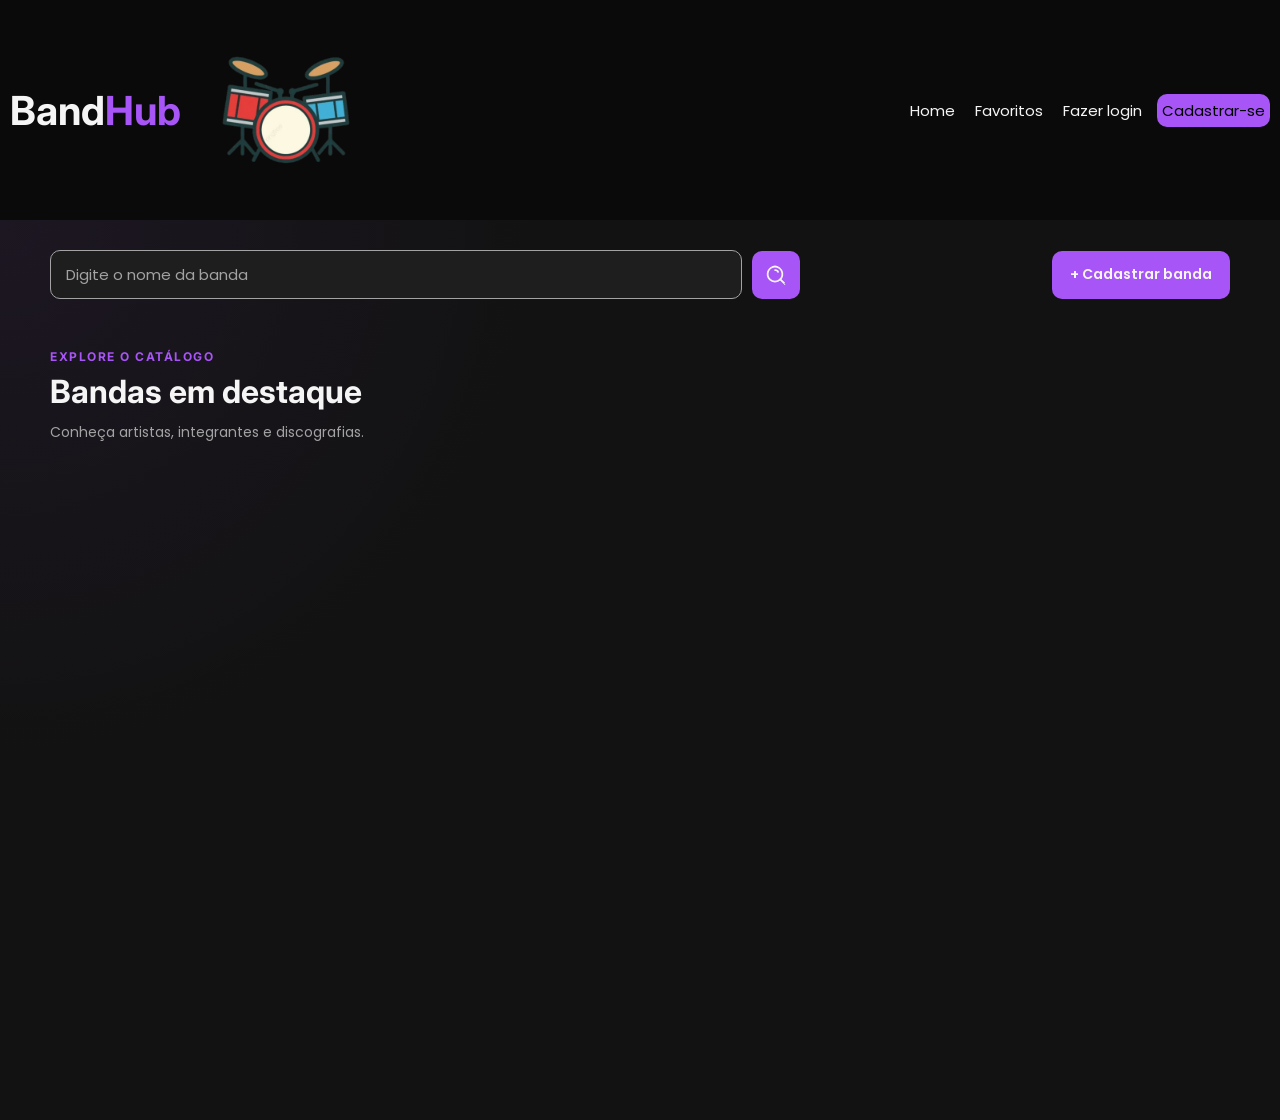
<file: codigo/index.html>
<!DOCTYPE html>
<html lang="pt-BR">

<head>
    <meta charset="UTF-8">
    <meta name="viewport" content="width=device-width, initial-scale=1.0">

    <title>BandHub</title>

    <link rel="stylesheet" href="public/assets/css/style.css">
    <link rel="stylesheet" href="public/assets/css/pages/index.css">

    <script type="module" src="public/assets/js/script.js"></script>
    <script type="module" src="public/assets/js/pages/index.js"></script>
</head>

<body>

    <header data-component="header-base"></header>

    <main class="pagina-inicial">

        <section class="area-pesquisa" aria-label="Pesquisar bandas">

            <div class="pesquisa-container">
                <input class="pesquisa" id="pesquisa-banda" type="search" placeholder="Digite o nome da banda"
                    aria-label="Pesquisar banda">

                <button class="pesquisa-botao" type="button" aria-label="Buscar banda">
                    <svg class="pesquisa-svg" viewBox="0 -0.5 25 25" fill="none" xmlns="http://www.w3.org/2000/svg"
                        aria-hidden="true">
                        <path
                            d="M7.30524 15.7137C6.4404 14.8306 5.85381 13.7131 5.61824 12.4997C5.38072 11.2829 5.50269 10.0233 5.96924 8.87469C6.43181 7.73253 7.22153 6.75251 8.23924 6.05769C10.3041 4.64744 13.0224 4.64744 15.0872 6.05769C16.105 6.75251 16.8947 7.73253 17.3572 8.87469C17.8238 10.0233 17.9458 11.2829 17.7082 12.4997C17.4727 13.7131 16.8861 14.8306 16.0212 15.7137C14.8759 16.889 13.3044 17.5519 11.6632 17.5519C10.0221 17.5519 8.45059 16.889 7.30524 15.7137Z"
                            stroke="currentColor" stroke-width="1.5" stroke-linecap="round" stroke-linejoin="round">
                        </path>

                        <path
                            d="M11.6702 7.20292C11.2583 7.24656 10.9598 7.61586 11.0034 8.02777C11.0471 8.43968 11.4164 8.73821 11.8283 8.69457L11.6702 7.20292ZM13.5216 9.69213C13.6831 10.0736 14.1232 10.2519 14.5047 10.0904C14.8861 9.92892 15.0644 9.4888 14.9029 9.10736L13.5216 9.69213ZM16.6421 15.0869C16.3492 14.7943 15.8741 14.7947 15.5815 15.0879C15.2888 15.381 15.2893 15.8559 15.5824 16.1485L16.6421 15.0869ZM18.9704 19.5305C19.2637 19.2369 19.7386 19.2365 20.0313 19.5296C20.3239 19.8227 20.3233 20.297 20.0301 20.5896L18.9704 19.5305ZM11.8283 8.69457C12.5508 8.61801 13.2384 9.02306 13.5216 9.69213L14.9029 9.10736C14.3622 7.83005 13.0496 7.05676 11.6702 7.20292L11.8283 8.69457ZM15.5824 16.1485L18.9704 19.5305L20.0301 18.4689L16.6421 15.0869L15.5824 16.1485Z"
                            fill="currentColor"></path>
                    </svg>
                </button>
            </div>

            <a class="cadastrar-banda" href="public/modules/cadastroBanda.html">
                + Cadastrar banda
            </a>

        </section>

        <section class="bandas-destaque">
            <div class="bandas-destaque__cabecalho">
                <div>
                    <p class="bandas-destaque__etiqueta">
                        EXPLORE O CATÁLOGO
                    </p>

                    <h1 class="bandas-destaque__titulo">
                        Bandas em destaque
                    </h1>

                    <p class="bandas-destaque__descricao">
                        Conheça artistas, integrantes e discografias.
                    </p>
                </div>
            </div>

            <div class="bandas-destaque__lista" data-type="cardContainer"></div>
        </section>

    </main>

</body>
</html>
</file>
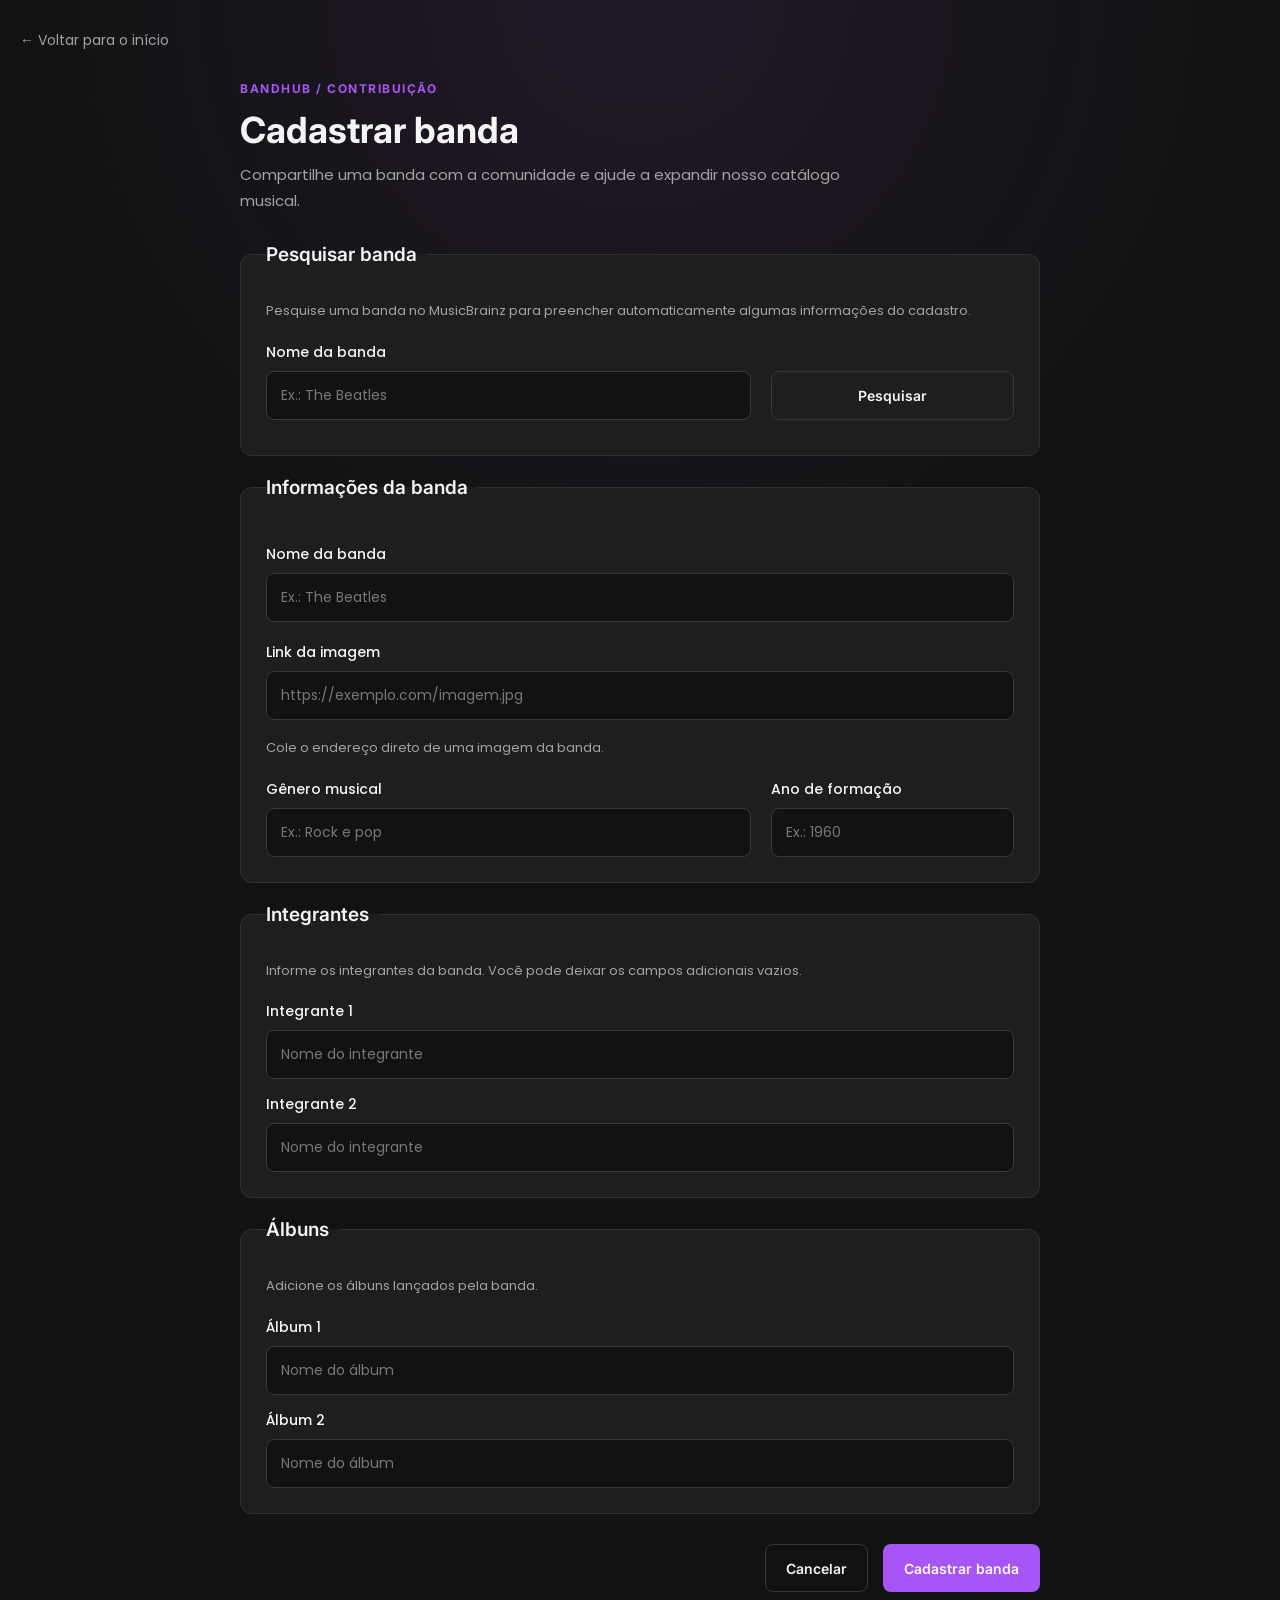
<file: codigo/public/modules/cadastroBanda.html>
<!DOCTYPE html>
<html lang="pt-BR">

<head>
    <meta charset="UTF-8">
    <meta name="viewport" content="width=device-width, initial-scale=1.0">
    <title>Cadastrar banda</title>

    <link rel="stylesheet" href="../assets/css/style.css">
    <link rel="stylesheet" href="../assets/css/pages/cadastroBanda.css">
    <script type="module" defer src="../assets/js/script.js"></script>
    <script type="module" defer src="../assets/js/pages/cadastroBanda.js"></script>
</head>

<body>

    <main class="cadastro-banda">
        <a href="../../index.html" class="cadastro-banda__voltar">
            &larr; Voltar para o início
        </a>

        <section class="cadastro-banda__conteudo">

            <header class="cadastro-banda__cabecalho">
                <span class="cadastro-banda__etiqueta">BANDHUB / CONTRIBUIÇÃO</span>
                <h1 class="cadastro-banda__titulo">Cadastrar banda</h1>
                <p class="cadastro-banda__descricao">
                    Compartilhe uma banda com a comunidade e ajude a expandir
                    nosso catálogo musical.
                </p>
            </header>

            <form class="cadastro-banda__formulario">

                <fieldset class="cadastro-banda__secao">
                    <legend class="cadastro-banda__secao-titulo">
                        Pesquisar banda
                    </legend>

                    <p class="cadastro-banda__ajuda">
                        Pesquise uma banda no MusicBrainz para preencher automaticamente
                        algumas informações do cadastro.
                    </p>

                    <div class="cadastro-banda__campo">
                        <label for="pesquisa-artista">Nome da banda</label>

                        <div class="cadastro-banda__linha">
                            <input type="search" id="pesquisa-artista" placeholder="Ex.: The Beatles">

                            <button type="button" id="botao-pesquisar"
                                class="cadastro-banda__botao cadastro-banda__botao--secundario">
                                Pesquisar
                            </button>
                        </div>
                    </div>

                    <p id="mensagem-pesquisa" class="cadastro-banda__ajuda" aria-live="polite"></p>

                    <div id="resultados-pesquisa"></div>
                </fieldset>

                <fieldset class="cadastro-banda__secao">
                    <legend class="cadastro-banda__secao-titulo">
                        Informações da banda
                    </legend>

                    <div class="cadastro-banda__campo">
                        <label for="nome">Nome da banda</label>
                        <input type="text" id="nome" name="nome" placeholder="Ex.: The Beatles" required>
                    </div>

                    <div class="cadastro-banda__campo">
                        <label for="imagem">Link da imagem</label>
                        <input type="url" id="imagem" name="imagem" placeholder="https://exemplo.com/imagem.jpg"
                            required>
                        <p class="cadastro-banda__ajuda">
                            Cole o endereço direto de uma imagem da banda.
                        </p>
                    </div>

                    <div class="cadastro-banda__linha">
                        <div class="cadastro-banda__campo">
                            <label for="generoMusica">Gênero musical</label>
                            <input type="text" id="generoMusica" name="generoMusica" placeholder="Ex.: Rock e pop"
                                required>
                        </div>

                        <div class="cadastro-banda__campo">
                            <label for="anoFormacao">Ano de formação</label>
                            <input type="number" id="anoFormacao" name="anoFormacao" placeholder="Ex.: 1960" min="1800"
                                max="2100" required>
                        </div>
                    </div>
                </fieldset>

                <fieldset class="cadastro-banda__secao">
                    <legend class="cadastro-banda__secao-titulo">
                        Integrantes
                    </legend>

                    <p class="cadastro-banda__ajuda">
                        Informe os integrantes da banda. Você pode deixar
                        os campos adicionais vazios.
                    </p>

                    <div class="cadastro-banda__lista" id="integrantes">
                        <div class="cadastro-banda__item">
                            <label for="integrante-1">Integrante 1</label>
                            <input type="text" id="integrante-1" name="integrantes[]" placeholder="Nome do integrante">
                        </div>

                        <div class="cadastro-banda__item">
                            <label for="integrante-2">Integrante 2</label>
                            <input type="text" id="integrante-2" name="integrantes[]" placeholder="Nome do integrante">
                        </div>
                    </div>
                </fieldset>

                <fieldset class="cadastro-banda__secao">
                    <legend class="cadastro-banda__secao-titulo">
                        Álbuns
                    </legend>

                    <p class="cadastro-banda__ajuda">
                        Adicione os álbuns lançados pela banda.
                    </p>

                    <div class="cadastro-banda__lista" id="albuns">
                        <div class="cadastro-banda__item">
                            <label for="album-1">Álbum 1</label>
                            <input type="text" id="album-1" name="albuns[]" placeholder="Nome do álbum">
                        </div>

                        <div class="cadastro-banda__item">
                            <label for="album-2">Álbum 2</label>
                            <input type="text" id="album-2" name="albuns[]" placeholder="Nome do álbum">
                        </div>
                    </div>
                </fieldset>

                <div class="cadastro-banda__acoes">
                    <a href="/index.html" class="cadastro-banda__botao cadastro-banda__botao--secundario">
                        Cancelar
                    </a>

                    <button type="submit" class="cadastro-banda__botao cadastro-banda__botao--principal">
                        Cadastrar banda
                    </button>
                </div>

            </form>
        </section>
    </main>

</body>

</html>
</file>
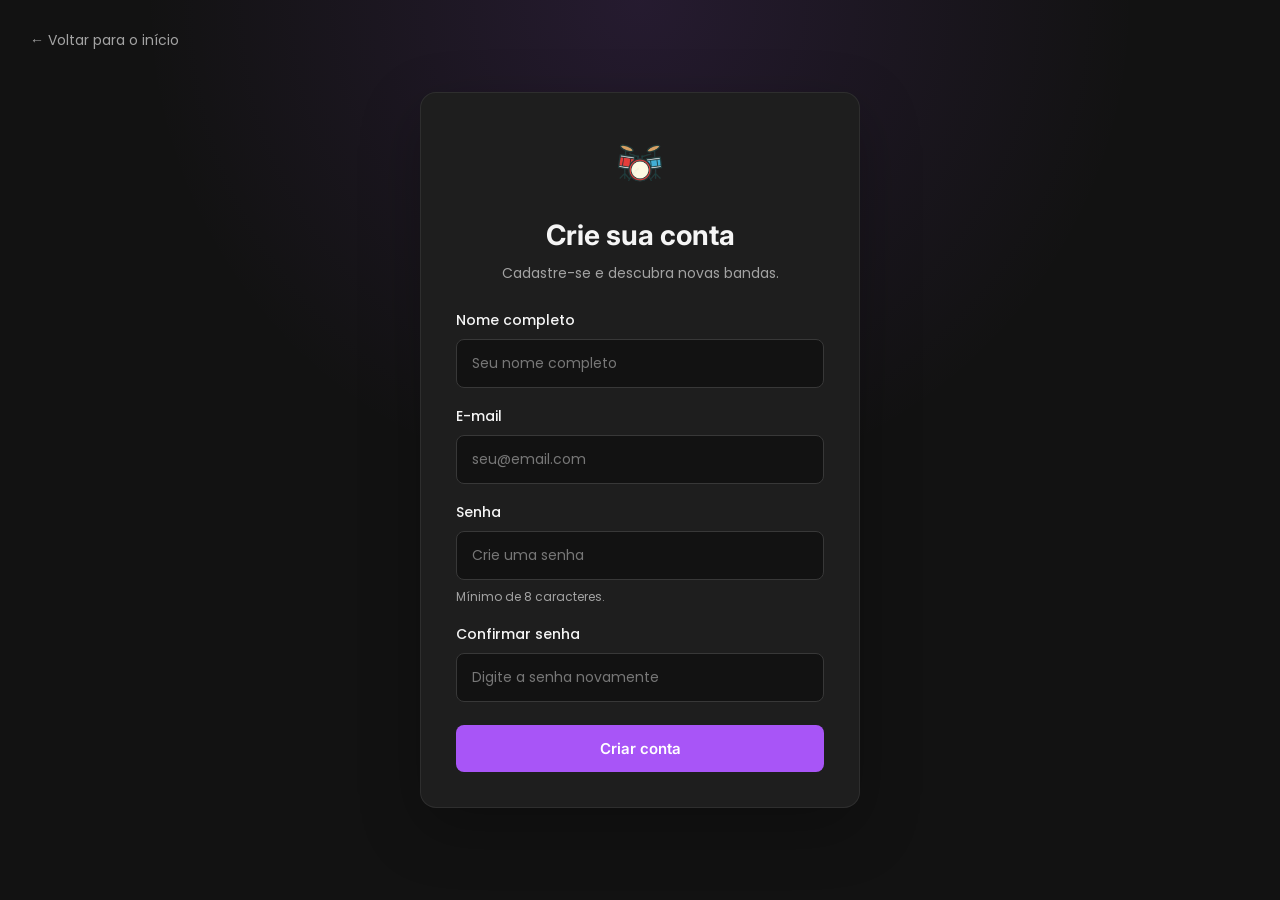
<file: codigo/public/modules/cadastroUsuario.html>
<!DOCTYPE html>
<html lang="pt-BR">

<head>
    <meta charset="UTF-8">
    <meta name="viewport" content="width=device-width, initial-scale=1.0">
    <title>Cadastro</title>

    <link rel="stylesheet" href="../assets/css/style.css">
    <link rel="stylesheet" href="../assets/css/pages/cadastroUsuario.css">
</head>

<body>

    <main class="cadastro">
        <a href="../../index.html" class="cadastro__voltar">
            &larr; Voltar para o início
        </a>

        <section class="cadastro__card">
            <a href="../../index.html" class="cadastro__logo">
                <img src="../assets/images/logo.png" alt="BandHub">
            </a>

            <h1 class="cadastro__titulo">Crie sua conta</h1>
            <p class="cadastro__descricao">
                Cadastre-se e descubra novas bandas.
            </p>

            <form class="cadastro__formulario">
                <div class="cadastro__campo">
                    <label for="nome">Nome completo</label>
                    <input type="text" id="nome" name="nome" placeholder="Seu nome completo" autocomplete="name"
                        required>
                </div>

                <div class="cadastro__campo">
                    <label for="email">E-mail</label>
                    <input type="email" id="email" name="email" placeholder="seu@email.com" autocomplete="email"
                        required>
                </div>

                <div class="cadastro__campo">
                    <label for="senha">Senha</label>
                    <input type="password" id="senha" name="senha" placeholder="Crie uma senha"
                        autocomplete="new-password" minlength="8" required>
                    <span class="cadastro__ajuda">
                        Mínimo de 8 caracteres.
                    </span>
                </div>

                <div class="cadastro__campo">
                    <label for="confirmar-senha">Confirmar senha</label>
                    <input type="password" id="confirmar-senha" name="confirmarSenha"
                        placeholder="Digite a senha novamente" autocomplete="new-password" minlength="8" required>
                </div>

                <button type="submit" class="cadastro__botao">
                    Criar conta
                </button>
            </form>

            <p
</file>
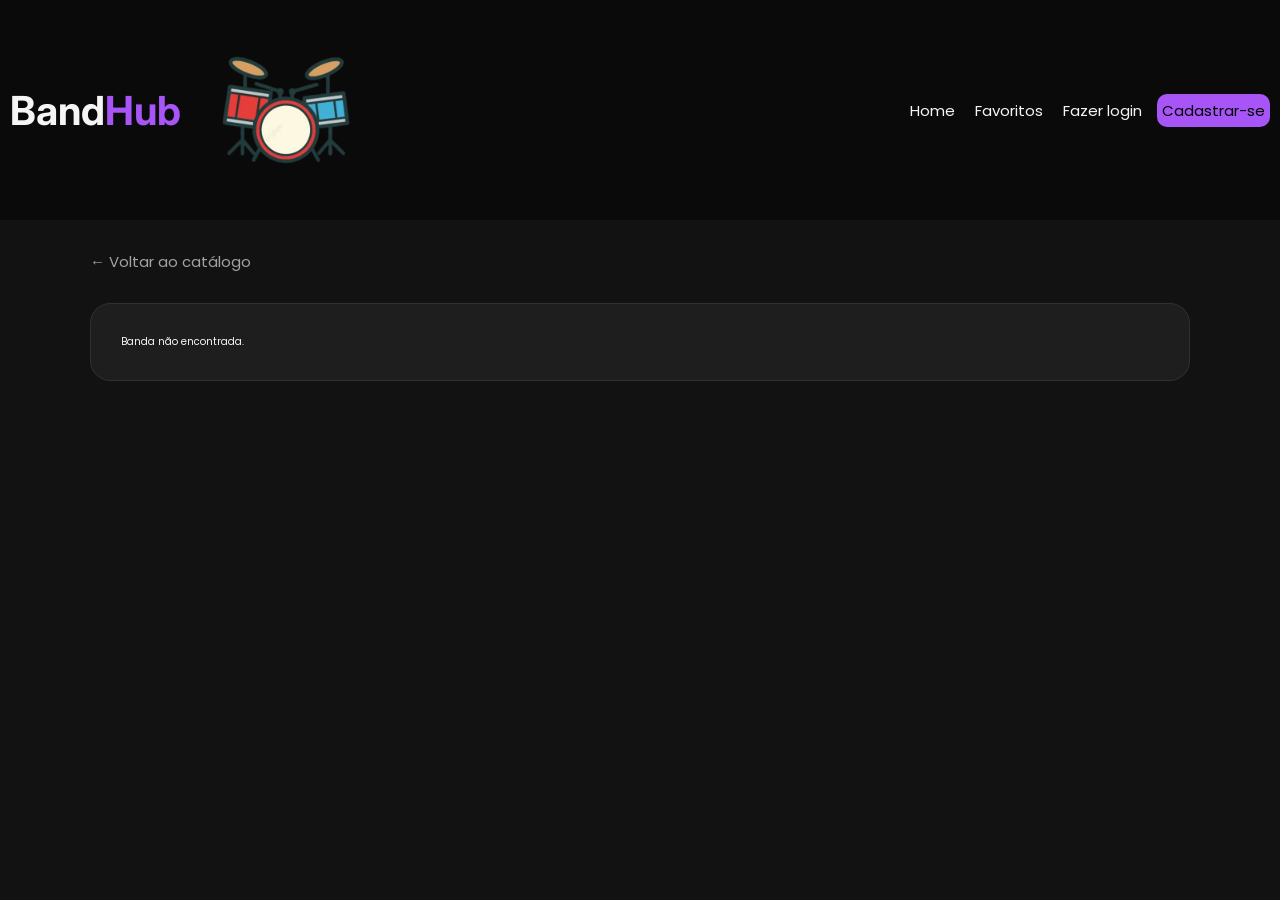
<file: codigo/public/modules/detalhes.html>
<!DOCTYPE html>
<html lang="pt-BR">

<head>
    <meta charset="UTF-8">
    <meta name="viewport" content="width=device-width, initial-scale=1.0">

    <title>Detalhes | BandHub</title>

    <link rel="stylesheet" href="../assets/css/style.css">
    <link rel="stylesheet" href="../assets/css/pages/detalhes.css">

    <script type="module" src="../assets/js/script.js"></script>
    <script type="module" src="../assets/js/pages/detalhes.js"></script>
</head>

<body>

    <header data-component="header-base"></header>

    <main class="detalhes">

        <a class="detalhes__voltar" href="../../index.html">
            ← Voltar ao catálogo
        </a>

        <section class="banda">

            <div class="banda__imagem-container">
                <img class="banda__imagem" id="imagem-banda" src="" alt="">
            </div>

            <div class="banda__informacoes">

                <span class="banda__etiqueta">BANDA EM DESTAQUE</span>

                <h1 class="banda__nome" id="nome-banda"></h1>

                <p class="banda__descricao" id="descricao-banda"></p>

                <div class="banda__dados">

                    <div class="banda__dado">
                        <span class="banda__dado-label">Gênero musical</span>
                        <span class="banda__dado-valor" id="genero-banda"></span>
                    </div>

                    <div class="banda__dado">
                        <span class="banda__dado-label">Ano de formação</span>
                        <span class="banda__dado-valor" id="ano-banda"></span>
                    </div>

                </div>
            </div>

            <a href="#" id="editar-banda" class="detalhes__editar">
                Editar banda
            </a>

            <button type="button" id="excluir-banda" class="detalhes__excluir">
                Excluir banda
            </button>

        </section>

        <section class="secao">

            <div class="secao__cabecalho">
                <span class="secao__subtitulo">QUEM FAZ A MÚSICA</span>
                <h2 class="secao__titulo">Integrantes</h2>
            </div>

            <div class="integrantes" id="lista-integrantes"></div>

        </section>

        <section class="secao">

            <div class="secao__cabecalho">
                <span class="secao__subtitulo">DISCOGRAFIA</span>
                <h2 class="secao__titulo">Álbuns</h2>
            </div>

            <div class="albuns" id="lista-albuns"></div>

        </section>

    </main>

</body>

</html>
</file>
<file: codigo/public/assets/css/style.css>
/* Fontes do Google */
@import url('https://fonts.googleapis.com/css2?family=Inter:wght@400;500;600;700&family=Poppins:wght@400;500;600;700&display=swap');

/* Reset */
@import url('reset.css');

/* Variáveis */
@import url('var.css');

/* base */
@import url(base.css);
/* Componentes */
@import url('components/header_base.css');
@import url(components/card_base.css);
</file>
<file: codigo/public/assets/css/pages/index.css>
.pagina-inicial {
    min-height: 100vh;
    padding: 3rem 5rem 5rem;
    background:
        radial-gradient(circle at top left,
            rgba(168, 85, 247, 0.07),
            transparent 35%),
        var(--fundo);
    color: var(--texto);
}

.area-pesquisa {
    display: flex;
    align-items: center;
    gap: var(--espaco-medio);
    width: 100%;
    margin-bottom: 5rem;
}

.pesquisa-container {
    display: flex;
    align-items: center;
    gap: 1rem;
    width: 70%;
    max-width: 75rem;
    min-width: 0;
}

.pesquisa {
    width: 100%;
    min-width: 0;
    padding: 1.2rem 1.5rem;
    border: 1px solid var(--texto-secundario);
    border-radius: 1rem;
    background-color: var(--card);
    color: var(--texto);
    font-family: var(--font-texto);
    font-size: var(--fonte-media);
    outline: none;
    transition: border-color 0.2s ease,
        box-shadow 0.2s ease;
}

.pesquisa::placeholder {
    color: var(--texto-secundario);
    opacity: 1;
}

.pesquisa:hover,
.pesquisa:focus {
    border-color: var(--destaque);
}

.pesquisa:focus-visible {
    box-shadow: 0 0 0 3px rgba(168, 85, 247, 0.25);
}

.pesquisa-botao {
    display: flex;
    align-items: center;
    justify-content: center;
    flex-shrink: 0;
    width: 4.8rem;
    height: 4.8rem;
    padding: 0;
    border: none;
    border-radius: 1rem;
    background-color: var(--destaque);
    color: var(--texto);
    cursor: pointer;
    transition: background-color 0.2s ease,
        transform 0.2s ease;
}

.pesquisa-svg {
    width: 3rem;
    height: 3rem;
}

.pesquisa-botao:hover {
    background-color: var(--destaque-foco);
    transform: scale(1.05);
}

.pesquisa-botao:focus-visible {
    outline: 2px solid var(--texto);
    outline-offset: 3px;
}


.cadastrar-banda {
    display: inline-flex;
    align-items: center;
    justify-content: center;
    min-height: 4.8rem;
    margin-left: auto;
    padding: 1rem 1.8rem;
    flex-shrink: 0;
    border-radius: 1rem;
    background-color: var(--destaque);
    color: var(--texto);
    font-family: var(--font-texto);
    font-size: 1.4rem;
    font-weight: 600;
    text-decoration: none;
    white-space: nowrap;
    transition: background-color 0.2s ease,
        transform 0.2s ease;
}

.cadastrar-banda:hover {
    background-color: var(--destaque-foco);
    transform: translateY(-2px);
}

.cadastrar-banda:focus-visible {
    outline: 2px solid var(--texto);
    outline-offset: 3px;
}


.bandas-destaque {
    width: 100%;
}

.bandas-destaque__cabecalho {
    display: flex;
    align-items: flex-end;
    justify-content: space-between;
    gap: 2rem;
    margin-bottom: 2.5rem;
}

.bandas-destaque__etiqueta {
    margin-bottom: 0.8rem;
    color: var(--destaque);
    font-family: var(--font-titulo);
    font-size: 1.2rem;
    font-weight: 700;
    letter-spacing: 0.15rem;
}

.bandas-destaque__titulo {
    font-family: var(--font-titulo);
    font-size: 3.2rem;
    font-weight: 700;
}

.bandas-destaque__descricao {
    margin-top: 1rem;
    color: var(--texto-secundario);
    font-family: var(--font-texto);
    font-size: 1.4rem;
    line-height: 1.6;
}


.bandas-destaque__lista {
    display: grid;
    grid-template-columns: repeat(auto-fill, minmax(20rem, 2fr));
    gap: 2rem;
    width: 100%;
}


.pesquisa-container {
    flex: 1;
    width: auto;
}

.filtro-genero {
    display: flex;
    flex-direction: column;
    gap: 0.6rem;
    flex: 0 1 20rem;
    min-width: 16rem;
}

.filtro-genero label {
    color: var(--texto-secundario);
    font-family: var(--font-texto);
    font-size: 1.2rem;
}

.filtro-genero select {
    width: 100%;
    min-height: 4.8rem;
    padding: 1rem 1.2rem;

    border: 1px solid var(--texto-secundario);
    border-radius: 1rem;

    background-color: var(--card);
    color: var(--texto);

    font-family: var(--font-texto);
    font-size: var(--fonte-media);

    cursor: pointer;
    outline: none;
    transition: border-color 0.2s ease,
        box-shadow 0.2s ease;
}

.filtro-genero select:hover,
.filtro-genero select:focus {
    border-color: var(--destaque);
}

.filtro-genero select:focus-visible {
    box-shadow: 0 0 0 3px rgba(168, 85, 247, 0.25);
}


.filtro-ordenacao {
    display: flex;
    flex-direction: column;
    gap: 0.6rem;
    flex: 0 1 20rem;
    min-width: 16rem;
}

.filtro-ordenacao label {
    color: var(--texto-secundario);
    font-family: var(--font-texto);
    font-size: 1.2rem;
}

.filtro-ordenacao select {
    width: 100%;
    min-height: 4.8rem;
    padding: 1rem 1.2rem;

    border: 1px solid var(--texto-secundario);
    border-radius: 1rem;

    background-color: var(--card);
    color: var(--texto);

    font-family: var(--font-texto);
    font-size: var(--fonte-media);

    cursor: pointer;
    outline: none;

    transition: border-color 0.2s ease,
        box-shadow 0.2s ease;
}

.filtro-ordenacao select:hover,
.filtro-ordenacao select:focus {
    border-color: var(--destaque);
}

.filtro-ordenacao select:focus-visible {
    box-shadow: 0 0 0 3px rgba(168, 85, 247, 0.25);
}

.bandas-destaque__vazio {
    grid-column: 1 / -1;
    padding: 3rem 0;

    color: var(--texto-secundario);
    font-family: var(--font-texto);
    font-size: var(--fonte-media);
    text-align: center;
}



@media (max-width: 768px) {
    .pesquisa-container {
        flex: 1 1 100%;
        width: 100%;
    }

    .filtro-genero {
        flex: 1 1 20rem;
    }

    .pagina-inicial {
        padding: 2.5rem 2rem 4rem;
    }

    .area-pesquisa {
        flex-wrap: wrap;
        margin-bottom: 4rem;
    }

    .pesquisa-container {
        width: 100%;
        max-width: none;
    }

    .cadastrar-banda {
        margin-left: auto;
    }

    .bandas-destaque__titulo {
        font-size: 2.6rem;
    }

    .bandas-destaque__lista {
        grid-template-columns: repeat(auto-fill, minmax(16rem, 1fr));
    }

    .filtro-ordenacao {
        flex: 1 1 20rem;
    }
}

@media (max-width: 480px) {
    .pagina-inicial {
        padding: 2rem 1.5rem 3rem;
    }

    .area-pesquisa {
        gap: 1.5rem;
    }

    .pesquisa-container {
        gap: 0.8rem;
    }

    .pesquisa {
        font-size: 1.3rem;
    }

    .cadastrar-banda {
        width: 100%;
    }

    .bandas-destaque__titulo {
        font-size: 2.3rem;
    }

    .bandas-destaque__lista {
        grid-template-columns: 1fr;
    }

    .filtro-genero {
        flex: 1 1 100%;
        min-width: 0;
    }

    .filtro-ordenacao {
        flex: 1 1 100%;
        min-width: 0;
    }
}
</file>
<file: codigo/public/assets/css/pages/cadastroBanda.css>
.cadastro-banda {
    display: flex;
    flex-direction: column;
    align-items: flex-start;
    justify-content: flex-start;
    min-height: 100vh;
    padding: 3rem 2rem 5rem;
    background:
        radial-gradient(circle at top,
            rgba(168, 85, 247, 0.1),
            transparent 35%),
        var(--fundo);
    color: var(--texto);
    font-family: var(--font-texto);
}

.cadastro-banda__voltar {
    display: inline-block;
    margin-bottom: 3rem;
    color: var(--texto-secundario);
    font-size: 1.4rem;
    text-decoration: none;
    transition: color 0.2s ease;
}

.cadastro-banda__voltar:hover {
    color: var(--destaque);
}

.cadastro-banda__conteudo {
    width: 100%;
    max-width: 80rem;
    margin: 0 auto;
}

.cadastro-banda__cabecalho {
    margin-bottom: 3rem;
}

.cadastro-banda__etiqueta {
    color: var(--destaque);
    font-family: var(--font-titulo);
    font-size: 1.2rem;
    font-weight: 700;
    letter-spacing: 0.15rem;
}

.cadastro-banda__titulo {
    margin: 1rem 0;
    font-family: var(--font-titulo);
    font-size: 3.6rem;
    font-weight: 700;
}

.cadastro-banda__descricao {
    max-width: 60rem;
    color: var(--texto-secundario);
    font-size: 1.5rem;
    line-height: 1.7;
}

.cadastro-banda__formulario {
    display: flex;
    flex-direction: column;
    gap: 2rem;
}

.cadastro-banda__secao {
    min-width: 0;
    padding: 2.5rem;
    background: var(--card);
    border: 1px solid rgba(255, 255, 255, 0.08);
    border-radius: 1.2rem;
}

.cadastro-banda__secao-titulo {
    padding: 0 1rem 0 0;
    color: var(--texto);
    font-family: var(--font-titulo);
    font-size: 1.9rem;
    font-weight: 600;
}

.cadastro-banda__campo {
    display: flex;
    flex-direction: column;
    gap: 0.8rem;
    margin-top: 2rem;
}

.cadastro-banda__campo label,
.cadastro-banda__item label {
    color: var(--texto);
    font-size: 1.4rem;
    font-weight: 500;
}

.cadastro-banda__campo input,
.cadastro-banda__item input {
    width: 100%;
    min-width: 0;
    padding: 1.3rem 1.4rem;
    background: var(--fundo);
    border: 1px solid #383838;
    border-radius: 0.8rem;
    outline: none;
    color: var(--texto);
    font-family: var(--font-texto);
    font-size: 1.4rem;
    transition:
        border-color 0.2s ease,
        box-shadow 0.2s ease;
}

.cadastro-banda__campo input::placeholder,
.cadastro-banda__item input::placeholder {
    color: #777;
}

.cadastro-banda__campo input:focus,
.cadastro-banda__item input:focus {
    border-color: var(--destaque);
    box-shadow: 0 0 0 0.3rem rgba(168, 85, 247, 0.15);
}

.cadastro-banda__ajuda {
    margin-top: 1rem;
    color: var(--texto-secundario);
    font-size: 1.3rem;
    line-height: 1.6;
}

.cadastro-banda__linha {
    display: grid;
    grid-template-columns: 2fr 1fr;
    gap: 2rem;
}

.cadastro-banda__lista {
    display: flex;
    flex-direction: column;
    gap: 1.5rem;
    margin-top: 2rem;
}

.cadastro-banda__item {
    display: flex;
    flex-direction: column;
    gap: 0.8rem;
}

.cadastro-banda__acoes {
    display: flex;
    justify-content: flex-end;
    gap: 1.5rem;
    margin-top: 1rem;
}

.cadastro-banda__botao {
    display: inline-flex;
    align-items: center;
    justify-content: center;
    min-height: 4.8rem;
    padding: 1.3rem 2rem;
    border: 1px solid transparent;
    border-radius: 0.8rem;
    font-family: var(--font-titulo);
    font-size: 1.4rem;
    font-weight: 600;
    text-align: center;
    text-decoration: none;
    cursor: pointer;
    transition:
        background 0.2s ease,
        border-color 0.2s ease,
        transform 0.2s ease;
}

.cadastro-banda__botao:hover {
    transform: translateY(-0.2rem);
}

.cadastro-banda__botao--secundario {
    background: transparent;
    border-color: #383838;
    color: var(--texto);
}

.cadastro-banda__botao--secundario:hover {
    border-color: var(--texto-secundario);
}

.cadastro-banda__botao--principal {
    background: var(--destaque);
    color: white;
}

.cadastro-banda__botao--principal:hover {
    background: var(--destaque-foco);
}


#resultados-pesquisa {
    display: flex;
    flex-direction: column;
    gap: 0.5rem;
    margin-top: 1rem;
}

#resultados-pesquisa button {
    width: 100%;
    text-align: left;
}

#botao-pesquisar:disabled {
    opacity: 0.6;
    cursor: not-allowed;
}


@media (max-width: 600px) {
    .cadastro-banda {
        padding: 2rem 1.5rem 3rem;
    }

    .cadastro-banda__titulo {
        font-size: 2.8rem;
    }

    .cadastro-banda__secao {
        padding: 2rem 1.5rem;
    }

    .cadastro-banda__linha {
        grid-template-columns: 1fr;
        gap: 0;
    }

    .cadastro-banda__acoes {
        flex-direction: column-reverse;
    }

    .cadastro-banda__botao {
        width: 100%;
    }
}
</file>
<file: codigo/public/assets/css/pages/cadastroUsuario.css>
.cadastro {
    min-height: 100vh;
    display: flex;
    flex-direction: column;
    align-items: center;
    justify-content: center;
    padding: var(--padding-grande);

    background:
        radial-gradient(
            circle at top,
            rgba(168, 85, 247, 0.13),
            transparent 45%
        ),
        var(--fundo);

    font-family: var(--font-texto);
    color: var(--texto);
}
.cadastro__voltar {
    position: absolute;
    top: 3rem;
    left: 3rem;

    color: var(--texto-secundario);
    font-size: 1.4rem;
    text-decoration: none;
    transition: color 0.2s ease;
}

.cadastro__voltar:hover {
    color: var(--destaque);
}

.cadastro__card {
    width: 100%;
    max-width: 44rem;
    padding: 3.5rem;

    background: var(--card);
    border: 1px solid rgba(255, 255, 255, 0.07);
    border-radius: 1.6rem;
    box-shadow: 0 2rem 6rem rgba(0, 0, 0, 0.25);
}

.cadastro__logo {
    display: flex;
    justify-content: center;
    margin-bottom: 2rem;
}

.cadastro__logo img {
    width: 9rem;
    max-height: 7rem;
    object-fit: contain;
}

.cadastro__titulo {
    font-family: var(--font-titulo);
    font-size: 2.8rem;
    font-weight: 700;
    text-align: center;
    margin-bottom: 1rem;
}

.cadastro__descricao {
    color: var(--texto-secundario);
    font-size: 1.4rem;
    line-height: 1.6;
    text-align: center;
    margin-bottom: 2.5rem;
}

.cadastro__formulario {
    display: flex;
    flex-direction: column;
    gap: 1.8rem;
}

.cadastro__campo {
    display: flex;
    flex-direction: column;
    gap: 0.8rem;
}

.cadastro__campo label {
    font-size: 1.4rem;
    font-weight: 500;
}

.cadastro__campo input {
    width: 100%;
    padding: 1.3rem 1.5rem;

    background: var(--fundo);
    border: 1px solid #383838;
    border-radius: 0.8rem;
    outline: none;

    color: var(--texto);
    font-family: var(--font-texto);
    font-size: 1.4rem;

    transition:
        border-color 0.2s ease,
        box-shadow 0.2s ease;
}

.cadastro__campo input::placeholder {
    color: #777;
}

.cadastro__campo input:focus {
    border-color: var(--destaque);
    box-shadow: 0 0 0 0.3rem rgba(168, 85, 247, 0.15);
}

.cadastro__ajuda {
    color: var(--texto-secundario);
    font-size: 1.2rem;
}

.cadastro__botao {
    padding: 1.4rem;
    margin-top: 0.5rem;

    background: var(--destaque);
    border: none;
    border-radius: 0.8rem;

    color: white;
    font-family: var(--font-titulo);
    font-size: 1.5rem;
    font-weight: 600;

    cursor: pointer;
    transition:
        background 0.2s ease,
        transform 0.2s ease;
}

.cadastro__botao:hover {
    background: var(--destaque-foco);
    transform: translateY(-0.2rem);
}

.cadastro__login {
    margin-top: 2.5rem;
    color: var(--texto-secundario);
    font-size: 1.3rem;
    text-align: center;
}

.cadastro__login a {
    color: var(--destaque);
    font-weight: 600;
    text-decoration: none;
}

.cadastro__login a:hover {
    text-decoration: underline;
}

.cadastro__rodape {
    margin-top: 2.5rem;
    color: var(--texto-secundario);
    font-size: 1.2rem;
    text-align: center;
}

@media (max-width: 480px) {
    .cadastro {
        padding: 2rem;
    }

    .cadastro__voltar {
        position: static;
        align-self: flex-start;
        margin-bottom: 2rem;
    }

    .cadastro__card {
        padding: 2.5rem 2rem;
    }

    .cadastro__titulo {
        font-size: 2.4rem;
    }
}
</file>
<file: codigo/public/assets/css/pages/detalhes.css>
.detalhes {
    width: min(110rem, 90%);
    margin: 0 auto;
    padding: 3rem 0 6rem;
    color: var(--texto);
    font-family: var(--font-texto);
}

.detalhes__voltar {
    display: inline-block;
    margin-bottom: 3rem;
    color: var(--texto-secundario);
    font-size: var(--fonte-media);
    text-decoration: none;
    transition: color 0.2s ease;
}

.detalhes__voltar:hover {
    color: var(--destaque);
}


.banda {
    display: grid;
    grid-template-columns: minmax(0, 1fr) minmax(0, 1.2fr);
    align-items: center;
    gap: 4rem;
    padding: 3rem;
    background-color: var(--card);
    border: 1px solid #303030;
    border-radius: 2rem;
}

.banda__imagem-container {
    width: 100%;
    overflow: hidden;
    border-radius: 1.5rem;
    background-color: var(--fundo);
}

.banda__imagem {
    display: block;
    width: 100%;
    aspect-ratio: 4 / 3;
    object-fit: cover;
}

.banda__informacoes {
    min-width: 0;
}

.banda__etiqueta,
.secao__subtitulo {
    color: var(--destaque);
    font-size: 1.2rem;
    font-weight: 700;
    letter-spacing: 0.2rem;
}

.banda__nome {
    margin: 1rem 0;
    font-family: var(--font-titulo);
    font-size: clamp(3.2rem, 5vw, 5.5rem);
    line-height: 1.1;
}

.banda__descricao {
    margin-bottom: 3rem;
    color: var(--texto-secundario);
    font-size: 1.6rem;
    line-height: 1.8;
}

.banda__dados {
    display: flex;
    flex-wrap: wrap;
    gap: 3rem;
}

.banda__dado {
    display: flex;
    flex-direction: column;
    gap: 0.8rem;
}

.banda__dado-label {
    color: var(--texto-secundario);
    font-size: 1.3rem;
}

.banda__dado-valor {
    font-size: 1.7rem;
    font-weight: 600;
}


.secao {
    margin-top: 5rem;
}

.secao__cabecalho {
    margin-bottom: 2rem;
}

.secao__titulo {
    margin-top: 0.5rem;
    font-family: var(--font-titulo);
    font-size: 3rem;
}


.integrantes {
    display: grid;
    grid-template-columns: repeat(3, minmax(0, 1fr));
    gap: 1.5rem;
}

.integrante {
    display: flex;
    align-items: center;
    gap: 1.5rem;
    min-width: 0;
    padding: 2rem;
    background-color: var(--card);
    border: 1px solid #303030;
    border-radius: 1.2rem;
    transition: border-color 0.2s ease, transform 0.2s ease;
}

.integrante:hover {
    border-color: var(--destaque);
    transform: translateY(-3px);
}

.integrante__inicial {
    display: grid;
    flex-shrink: 0;
    place-items: center;
    width: 4rem;
    height: 4rem;
    border-radius: 50%;
    background-color: var(--destaque);
    color: var(--texto);
    font-size: 1.8rem;
    font-weight: 700;
}

.integrante__nome {
    overflow-wrap: anywhere;
    font-size: 1.5rem;
    font-weight: 500;
}


.albuns {
    display: grid;
    grid-template-columns: repeat(2, minmax(0, 1fr));
    gap: 1.5rem;
}

.album {
    display: flex;
    align-items: center;
    gap: 1.5rem;
    padding: 2rem;
    background-color: var(--card);
    border: 1px solid #303030;
    border-radius: 1.2rem;
    transition: border-color 0.2s ease;
}

.album:hover {
    border-color: var(--destaque);
}

.album__numero {
    color: var(--destaque);
    font-family: var(--font-titulo);
    font-size: 2.4rem;
    font-weight: 700;
}

.album__nome {
    font-size: 1.6rem;
    font-weight: 500;
}



.detalhes__editar {
    display: inline-flex;
    align-items: center;
    justify-content: center;
    margin-top: 3rem;
    padding: 1.2rem 2.4rem;

    background-color: var(--destaque);
    border: 1px solid var(--destaque);
    border-radius: 0.8rem;

    color: var(--texto);
    font-size: var(--fonte-media);
    font-weight: 600;
    text-decoration: none;

    transition:
        background-color 0.2s ease,
        border-color 0.2s ease,
        transform 0.2s ease;
}

.detalhes__editar:hover {
    background-color: transparent;
    border-color: var(--destaque);
    transform: translateY(-2px);
}

.detalhes__editar:focus-visible {
    outline: 2px solid var(--texto);
    outline-offset: 4px;
}


.detalhes__excluir {
    display: inline-flex;
    align-items: center;
    justify-content: center;
    margin-top: 3rem;
    margin-left: 1rem;
    padding: 1.2rem 2.4rem;

    background-color: transparent;
    border: 1px solid #dc4545;
    border-radius: 0.8rem;

    color: #dc4545;
    font-family: var(--font-texto);
    font-size: var(--fonte-media);
    font-weight: 600;

    cursor: pointer;

    transition:
        background-color 0.2s ease,
        color 0.2s ease,
        transform 0.2s ease;
}

.detalhes__excluir:hover {
    background-color: #dc4545;
    color: var(--texto);
    transform: translateY(-2px);
}

.detalhes__excluir:focus-visible {
    outline: 2px solid var(--texto);
    outline-offset: 4px;
}


@media (max-width: 768px) {
    .banda {
        grid-template-columns: 1fr;
        gap: 2.5rem;
        padding: 2rem;
    }

    .banda__imagem {
        aspect-ratio: 16 / 9;
    }

    .integrantes {
        grid-template-columns: repeat(2, minmax(0, 1fr));
    }

    .albuns {
        grid-template-columns: 1fr;
    }
}

@media (max-width: 480px) {
    .detalhes {
        width: 92%;
    }

    .integrantes {
        grid-template-columns: 1fr;
    }

    .integrante {
        padding: 1.5rem;
    }

    .banda__dados {
        gap: 2rem;
    }
}
</file>
